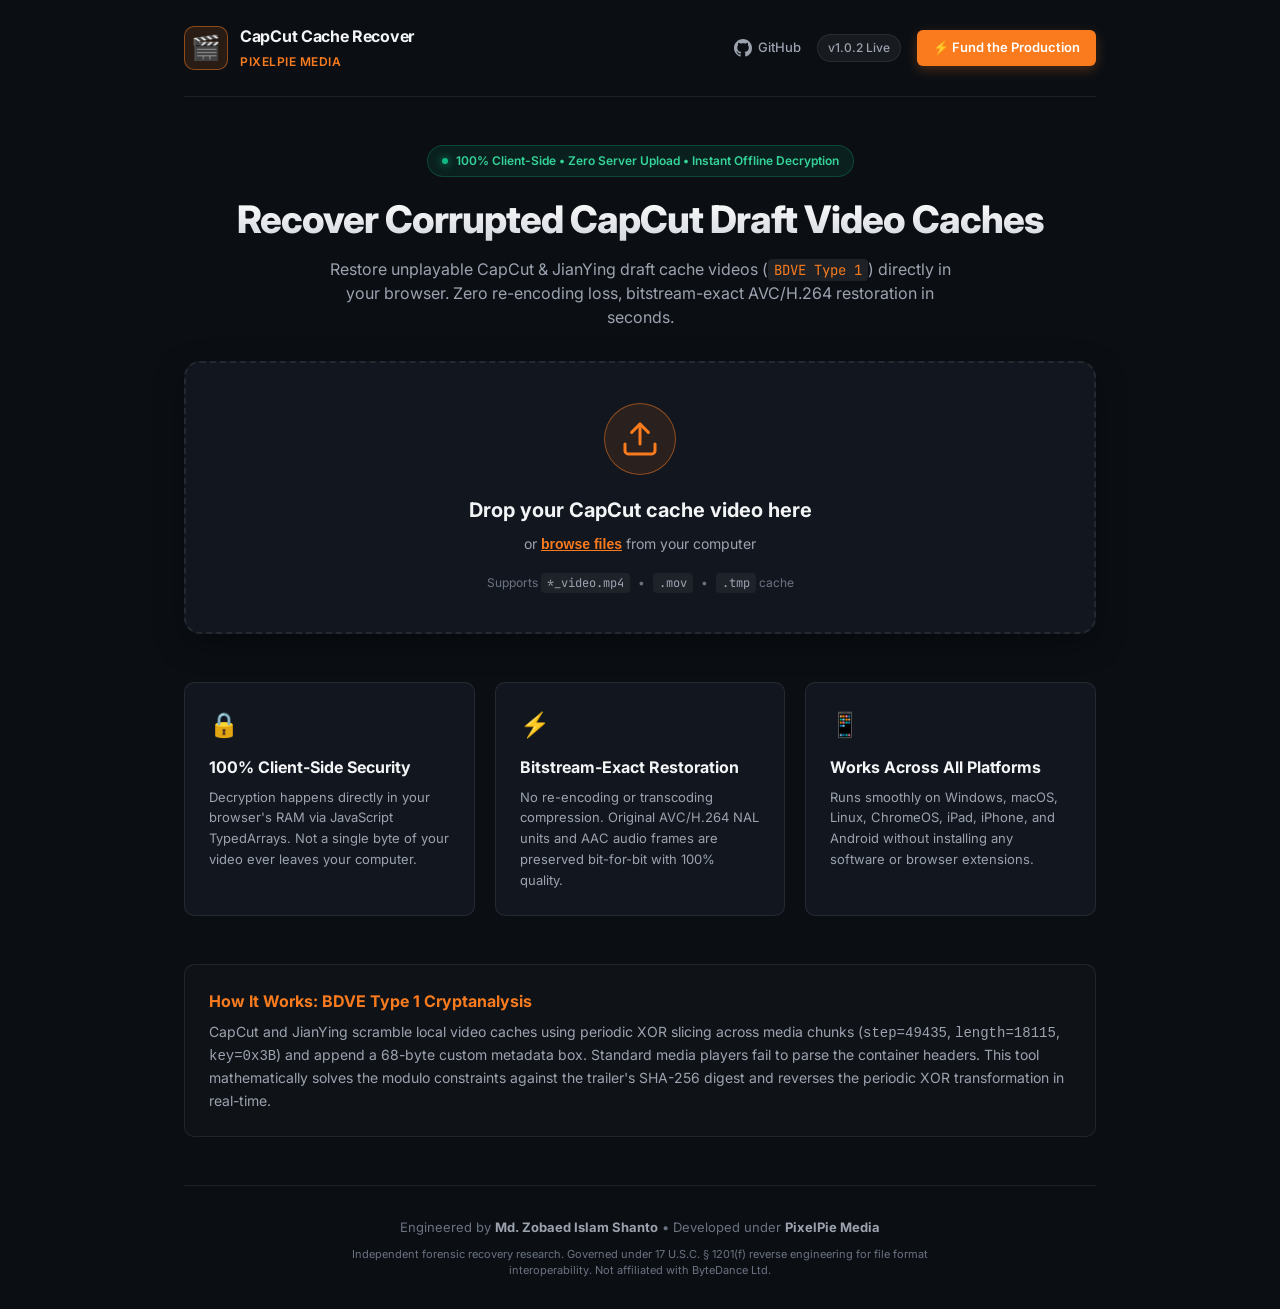
<file: docs/index.html>
<!DOCTYPE html>
<html lang="en">
<head>
  <meta charset="UTF-8">
  <meta name="viewport" content="width=device-width, initial-scale=1.0">
  <title>CapCut Cache Recover — In-Browser Forensic Stream Salvager</title>
  <meta name="description" content="100% local, client-side in-browser recovery tool for corrupted CapCut & JianYing draft cache videos (BDVE Type 1). Zero re-encoding loss. Zero server uploads.">
  <meta name="theme-color" content="#0B0F14">
  <link rel="icon" type="image/png" href="assets/logo.png">
  <link rel="stylesheet" href="style.css">
  <link rel="preconnect" href="https://fonts.googleapis.com">
  <link rel="preconnect" href="https://fonts.gstatic.com" crossorigin>
  <link href="https://fonts.googleapis.com/css2?family=Inter:wght@400;500;600;700&family=JetBrains+Mono:wght@400;500&display=swap" rel="stylesheet">
</head>
<body>
  <div class="app-container">
    <!-- Navigation Bar -->
    <header class="navbar">
      <div class="nav-brand">
        <div class="logo-badge">🎬</div>
        <div class="brand-text">
          <span class="brand-title">CapCut Cache Recover</span>
          <span class="brand-sub">PixelPie Media</span>
        </div>
      </div>
      <div class="nav-links">
        <a href="https://github.com/pikadexofc/export-capcut-pro-video-free" target="_blank" rel="noopener" class="nav-link">
          <svg width="18" height="18" viewBox="0 0 24 24" fill="currentColor"><path d="M12 0C5.37 0 0 5.37 0 12c0 5.31 3.435 9.795 8.205 11.385.6.105.825-.255.825-.57 0-.285-.015-1.23-.015-2.235-3.015.555-3.795-.735-4.035-1.41-.135-.345-.72-1.41-1.23-1.695-.42-.225-1.02-.78-.015-.795.945-.015 1.62.87 1.845 1.23 1.08 1.815 2.805 1.305 3.495.99.105-.78.42-1.305.765-1.605-2.67-.3-5.46-1.335-5.46-5.925 0-1.305.465-2.385 1.23-3.225-.12-.3-.54-1.53.12-3.18 0 0 1.005-.315 3.3 1.23.96-.27 1.98-.405 3-.405s2.04.135 3 .405c2.295-1.56 3.3-1.23 3.3-1.23.66 1.65.24 2.88.12 3.18.765.84 1.23 1.905 1.23 3.225 0 4.605-2.805 5.625-5.475 5.925.435.375.81 1.095.81 2.22 0 1.605-.015 2.895-.015 3.3 0 .315.225.69.825.57A12.02 12.02 0 0024 12c0-6.63-5.37-12-12-12z"/></svg>
          GitHub
        </a>
        <a href="https://github.com/pikadexofc/export-capcut-pro-video-free/releases" target="_blank" rel="noopener" class="nav-link badge-release">
          v1.0.2 Live
        </a>
        <a href="https://mdzobaedislamshanto.supportkori.shop/" target="_blank" rel="noopener" class="btn-support">
          ⚡ Fund the Production
        </a>
      </div>
    </header>

    <!-- Hero Content -->
    <main class="main-content">
      <div class="hero-section">
        <div class="pill-badge">
          <span class="pulse-dot"></span> 100% Client-Side • Zero Server Upload • Instant Offline Decryption
        </div>
        <h1 class="hero-title">Recover Corrupted CapCut Draft Video Caches</h1>
        <p class="hero-desc">
          Restore unplayable CapCut & JianYing draft cache videos (<code>BDVE Type 1</code>) directly in your browser. 
          Zero re-encoding loss, bitstream-exact AVC/H.264 restoration in seconds.
        </p>
      </div>

      <!-- Drag & Drop Card -->
      <div class="recovery-card" id="dropZone">
        <input type="file" id="fileInput" accept=".mp4,.mov,.tmp,.cache" style="display:none;">
        
        <div class="drop-state" id="emptyState">
          <div class="icon-orb">
            <svg width="40" height="40" viewBox="0 0 24 24" fill="none" stroke="currentColor" stroke-width="1.8" stroke-linecap="round" stroke-linejoin="round">
              <path d="M21 15v4a2 2 0 0 1-2 2H5a2 2 0 0 1-2-2v-4"/>
              <polyline points="17 8 12 3 7 8"/>
              <line x1="12" y1="3" x2="12" y2="15"/>
            </svg>
          </div>
          <h3 class="drop-title">Drop your CapCut cache video here</h3>
          <p class="drop-subtitle">or <button type="button" class="btn-browse" id="btnBrowse">browse files</button> from your computer</p>
          <div class="drop-hints">
            <span>Supports <code>*_video.mp4</code></span>
            <span>•</span>
            <span><code>.mov</code></span>
            <span>•</span>
            <span><code>.tmp</code> cache</span>
          </div>
        </div>

        <!-- Selected File State -->
        <div class="selected-state" id="selectedState" style="display: none;">
          <div class="file-info-row">
            <div class="file-icon">📼</div>
            <div class="file-meta">
              <div class="file-name" id="fileName">example_video.mp4</div>
              <div class="file-size" id="fileSize">0 MB</div>
            </div>
            <button type="button" class="btn-reset" id="btnReset" title="Change file">✕</button>
          </div>

          <!-- Action Buttons -->
          <div class="action-row">
            <button type="button" class="btn-primary" id="btnStartRecover">
              <svg width="18" height="18" viewBox="0 0 24 24" fill="none" stroke="currentColor" stroke-width="2" stroke-linecap="round" stroke-linejoin="round">
                <polygon points="13 2 3 14 12 14 11 22 21 10 12 10 13 2"/>
              </svg>
              Recover Video Stream
            </button>
          </div>

          <!-- Progress Bar -->
          <div class="progress-container" id="progressContainer" style="display: none;">
            <div class="progress-bar-bg">
              <div class="progress-bar-fill" id="progressBar"></div>
            </div>
            <div class="progress-status-row">
              <span id="progressText">Inverting periodic XOR bitstream...</span>
              <span id="progressPercent">0%</span>
            </div>
          </div>

          <!-- Terminal Output -->
          <div class="terminal-box" id="terminalBox">
            <div class="terminal-header">
              <span class="term-dot dot-red"></span>
              <span class="term-dot dot-yellow"></span>
              <span class="term-dot dot-green"></span>
              <span class="term-title">BDVE Cryptanalysis Console</span>
            </div>
            <div class="terminal-body" id="termLogs">
              <div class="log-line text-muted">Ready to analyze media stream...</div>
            </div>
          </div>

          <!-- Result Box -->
          <div class="result-box" id="resultBox" style="display: none;">
            <div class="success-header">
              <span class="check-icon">✓</span>
              <div>
                <h4>Stream Recovered Successfully!</h4>
                <p>Clean ISO Base Media container restored with zero generational quality loss.</p>
              </div>
            </div>
            
            <video id="videoPreview" class="video-preview" controls playsinline></video>

            <div class="download-row">
              <a id="btnDownload" class="btn-download" download="recovered_video.mp4">
                <svg width="18" height="18" viewBox="0 0 24 24" fill="none" stroke="currentColor" stroke-width="2" stroke-linecap="round" stroke-linejoin="round">
                  <path d="M21 15v4a2 2 0 0 1-2 2H5a2 2 0 0 1-2-2v-4"/>
                  <polyline points="7 10 12 15 17 10"/>
                  <line x1="12" y1="15" x2="12" y2="3"/>
                </svg>
                Download Clean MP4
              </a>
            </div>
          </div>
        </div>
      </div>

      <!-- Feature Grid -->
      <section class="features-grid">
        <div class="feature-card">
          <div class="feat-icon">🔒</div>
          <h3>100% Client-Side Security</h3>
          <p>Decryption happens directly in your browser's RAM via JavaScript TypedArrays. Not a single byte of your video ever leaves your computer.</p>
        </div>
        <div class="feature-card">
          <div class="feat-icon">⚡</div>
          <h3>Bitstream-Exact Restoration</h3>
          <p>No re-encoding or transcoding compression. Original AVC/H.264 NAL units and AAC audio frames are preserved bit-for-bit with 100% quality.</p>
        </div>
        <div class="feature-card">
          <div class="feat-icon">📱</div>
          <h3>Works Across All Platforms</h3>
          <p>Runs smoothly on Windows, macOS, Linux, ChromeOS, iPad, iPhone, and Android without installing any software or browser extensions.</p>
        </div>
      </section>

      <!-- Technical Overview -->
      <section class="tech-section">
        <h3>How It Works: BDVE Type 1 Cryptanalysis</h3>
        <p>
          CapCut and JianYing scramble local video caches using periodic XOR slicing across media chunks (<code>step=49435</code>, <code>length=18115</code>, <code>key=0x3B</code>) and append a 68-byte custom metadata box. Standard media players fail to parse the container headers. 
          This tool mathematically solves the modulo constraints against the trailer's SHA-256 digest and reverses the periodic XOR transformation in real-time.
        </p>
      </section>
    </main>

    <!-- Footer -->
    <footer class="footer">
      <div class="footer-content">
        <p>
          Engineered by <strong>Md. Zobaed Islam Shanto</strong> • Developed under <strong>PixelPie Media</strong>
        </p>
        <p class="legal-text">
          Independent forensic recovery research. Governed under 17 U.S.C. § 1201(f) reverse engineering for file format interoperability. Not affiliated with ByteDance Ltd.
        </p>
      </div>
    </footer>
  </div>

  <script src="app.js"></script>
</body>
</html>
</file>
<file: docs/style.css>
:root {
  --bg-main: #0B0F14;
  --bg-card: #12171F;
  --bg-card-hover: #171E28;
  --bg-terminal: #070A0E;
  --border-color: rgba(255, 255, 255, 0.08);
  --border-active: rgba(250, 123, 30, 0.5);
  
  --primary: #FA7B1E;
  --primary-hover: #E4680E;
  --primary-glow: rgba(250, 123, 30, 0.25);
  
  --success: #10B981;
  --success-glow: rgba(16, 185, 129, 0.2);
  
  --text-main: #F3F4F6;
  --text-muted: #9CA3AF;
  --text-dim: #6B7280;
  
  --radius-lg: 16px;
  --radius-md: 10px;
  --radius-sm: 6px;
  --transition: all 0.2s cubic-bezier(0.16, 1, 0.3, 1);
}

* {
  box-sizing: border-box;
  margin: 0;
  padding: 0;
}

body {
  background-color: var(--bg-main);
  color: var(--text-main);
  font-family: 'Inter', -apple-system, BlinkMacSystemFont, 'Segoe UI', Roboto, sans-serif;
  line-height: 1.5;
  min-height: 100vh;
  -webkit-font-smoothing: antialiased;
}

.app-container {
  max-width: 960px;
  margin: 0 auto;
  padding: 0 24px;
  display: flex;
  flex-direction: column;
  min-height: 100vh;
}

/* Navbar */
.navbar {
  display: flex;
  align-items: center;
  justify-content: space-between;
  padding: 24px 0;
  border-bottom: 1px solid var(--border-color);
}

.nav-brand {
  display: flex;
  align-items: center;
  gap: 12px;
}

.logo-badge {
  font-size: 24px;
  background: rgba(250, 123, 30, 0.12);
  border: 1px solid var(--border-active);
  width: 44px;
  height: 44px;
  display: flex;
  align-items: center;
  justify-content: center;
  border-radius: var(--radius-md);
}

.brand-title {
  font-size: 16px;
  font-weight: 700;
  display: block;
  letter-spacing: -0.3px;
}

.brand-sub {
  font-size: 12px;
  color: var(--primary);
  font-weight: 600;
  text-transform: uppercase;
  letter-spacing: 0.5px;
}

.nav-links {
  display: flex;
  align-items: center;
  gap: 16px;
}

.nav-link {
  color: var(--text-muted);
  text-decoration: none;
  font-size: 13px;
  font-weight: 500;
  display: flex;
  align-items: center;
  gap: 6px;
  transition: var(--transition);
}

.nav-link:hover {
  color: var(--text-main);
}

.badge-release {
  background: rgba(255, 255, 255, 0.05);
  padding: 4px 10px;
  border-radius: 20px;
  border: 1px solid var(--border-color);
  font-size: 12px;
}

.btn-support {
  background: var(--primary);
  color: white;
  text-decoration: none;
  font-size: 13px;
  font-weight: 600;
  padding: 8px 16px;
  border-radius: var(--radius-sm);
  transition: var(--transition);
  box-shadow: 0 4px 12px var(--primary-glow);
}

.btn-support:hover {
  background: var(--primary-hover);
  transform: translateY(-1px);
}

/* Hero */
.hero-section {
  text-align: center;
  padding: 48px 0 32px;
}

.pill-badge {
  display: inline-flex;
  align-items: center;
  gap: 8px;
  background: rgba(16, 185, 129, 0.1);
  border: 1px solid rgba(16, 185, 129, 0.25);
  color: #34D399;
  font-size: 12px;
  font-weight: 600;
  padding: 6px 14px;
  border-radius: 20px;
  margin-bottom: 20px;
}

.pulse-dot {
  width: 6px;
  height: 6px;
  background: #10B981;
  border-radius: 50%;
  box-shadow: 0 0 8px #10B981;
}

.hero-title {
  font-size: 38px;
  font-weight: 800;
  letter-spacing: -1px;
  line-height: 1.2;
  margin-bottom: 14px;
  background: linear-gradient(180deg, #FFFFFF 0%, #D1D5DB 100%);
  -webkit-background-clip: text;
  -webkit-text-fill-color: transparent;
}

.hero-desc {
  font-size: 16px;
  color: var(--text-muted);
  max-width: 640px;
  margin: 0 auto;
}

.hero-desc code {
  background: rgba(255, 255, 255, 0.08);
  padding: 2px 6px;
  border-radius: 4px;
  color: var(--primary);
  font-family: 'JetBrains Mono', monospace;
  font-size: 14px;
}

/* Recovery Card (Drag & Drop Zone) */
.recovery-card {
  background: var(--bg-card);
  border: 2px dashed var(--border-color);
  border-radius: var(--radius-lg);
  padding: 40px;
  text-align: center;
  transition: var(--transition);
  position: relative;
  overflow: hidden;
  box-shadow: 0 10px 30px rgba(0, 0, 0, 0.4);
}

.recovery-card.drag-over {
  border-color: var(--primary);
  background: var(--bg-card-hover);
  box-shadow: 0 0 30px var(--primary-glow);
}

.icon-orb {
  width: 72px;
  height: 72px;
  background: rgba(250, 123, 30, 0.1);
  border: 1px solid var(--border-active);
  color: var(--primary);
  border-radius: 50%;
  display: flex;
  align-items: center;
  justify-content: center;
  margin: 0 auto 20px;
}

.drop-title {
  font-size: 20px;
  font-weight: 700;
  margin-bottom: 8px;
}

.drop-subtitle {
  color: var(--text-muted);
  font-size: 14px;
  margin-bottom: 20px;
}

.btn-browse {
  background: none;
  border: none;
  color: var(--primary);
  font-weight: 600;
  cursor: pointer;
  text-decoration: underline;
  font-size: 14px;
}

.drop-hints {
  display: flex;
  align-items: center;
  justify-content: center;
  gap: 8px;
  font-size: 12px;
  color: var(--text-dim);
}

.drop-hints code {
  background: rgba(255, 255, 255, 0.05);
  padding: 2px 6px;
  border-radius: 4px;
  color: var(--text-muted);
  font-family: 'JetBrains Mono', monospace;
}

/* Selected State */
.file-info-row {
  display: flex;
  align-items: center;
  gap: 16px;
  background: rgba(255, 255, 255, 0.03);
  border: 1px solid var(--border-color);
  padding: 16px;
  border-radius: var(--radius-md);
  margin-bottom: 24px;
  text-align: left;
}

.file-icon {
  font-size: 28px;
}

.file-meta {
  flex: 1;
  overflow: hidden;
}

.file-name {
  font-weight: 600;
  font-size: 15px;
  white-space: nowrap;
  overflow: hidden;
  text-overflow: ellipsis;
}

.file-size {
  color: var(--text-muted);
  font-size: 13px;
  font-family: 'JetBrains Mono', monospace;
}

.btn-reset {
  background: none;
  border: none;
  color: var(--text-dim);
  font-size: 18px;
  cursor: pointer;
  padding: 6px;
  border-radius: 4px;
  transition: var(--transition);
}

.btn-reset:hover {
  color: #EF4444;
}

.action-row {
  margin-bottom: 24px;
}

.btn-primary {
  background: var(--primary);
  color: white;
  border: none;
  font-size: 15px;
  font-weight: 700;
  padding: 14px 28px;
  border-radius: var(--radius-sm);
  cursor: pointer;
  display: inline-flex;
  align-items: center;
  gap: 10px;
  transition: var(--transition);
  box-shadow: 0 4px 16px var(--primary-glow);
}

.btn-primary:hover:not(:disabled) {
  background: var(--primary-hover);
  transform: translateY(-2px);
  box-shadow: 0 6px 20px var(--primary-glow);
}

.btn-primary:disabled {
  opacity: 0.6;
  cursor: not-allowed;
}

/* Progress */
.progress-container {
  margin-bottom: 24px;
}

.progress-bar-bg {
  width: 100%;
  height: 8px;
  background: rgba(255, 255, 255, 0.06);
  border-radius: 4px;
  overflow: hidden;
  margin-bottom: 8px;
}

.progress-bar-fill {
  width: 0%;
  height: 100%;
  background: linear-gradient(90deg, var(--primary) 0%, #10B981 100%);
  border-radius: 4px;
  transition: width 0.1s linear;
}

.progress-status-row {
  display: flex;
  justify-content: space-between;
  font-size: 12px;
  color: var(--text-muted);
  font-family: 'JetBrains Mono', monospace;
}

/* Terminal Console */
.terminal-box {
  background: var(--bg-terminal);
  border: 1px solid var(--border-color);
  border-radius: var(--radius-md);
  text-align: left;
  overflow: hidden;
  margin-bottom: 24px;
}

.terminal-header {
  background: rgba(255, 255, 255, 0.02);
  border-bottom: 1px solid var(--border-color);
  padding: 8px 12px;
  display: flex;
  align-items: center;
  gap: 6px;
}

.term-dot {
  width: 10px;
  height: 10px;
  border-radius: 50%;
}
.dot-red { background: #EF4444; }
.dot-yellow { background: #F59E0B; }
.dot-green { background: #10B981; }

.term-title {
  font-size: 11px;
  font-family: 'JetBrains Mono', monospace;
  color: var(--text-dim);
  margin-left: 6px;
}

.terminal-body {
  padding: 12px 16px;
  font-family: 'JetBrains Mono', monospace;
  font-size: 12px;
  max-height: 140px;
  overflow-y: auto;
  display: flex;
  flex-direction: column;
  gap: 4px;
}

.log-line {
  color: #E5E7EB;
}
.log-line.text-muted { color: var(--text-dim); }
.log-line.text-green { color: #34D399; }
.log-line.text-orange { color: #FB923C; }
.log-line.text-red { color: #F87171; }

/* Result Box */
.result-box {
  background: rgba(16, 185, 129, 0.05);
  border: 1px solid rgba(16, 185, 129, 0.3);
  border-radius: var(--radius-md);
  padding: 24px;
  text-align: left;
}

.success-header {
  display: flex;
  align-items: center;
  gap: 14px;
  margin-bottom: 18px;
}

.check-icon {
  width: 36px;
  height: 36px;
  background: #10B981;
  color: white;
  border-radius: 50%;
  display: flex;
  align-items: center;
  justify-content: center;
  font-weight: bold;
  font-size: 18px;
}

.success-header h4 {
  font-size: 16px;
  font-weight: 700;
  color: #34D399;
}

.success-header p {
  font-size: 13px;
  color: var(--text-muted);
}

.video-preview {
  width: 100%;
  max-height: 360px;
  border-radius: var(--radius-sm);
  background: black;
  margin-bottom: 18px;
}

.btn-download {
  background: #10B981;
  color: white;
  text-decoration: none;
  font-size: 14px;
  font-weight: 700;
  padding: 12px 24px;
  border-radius: var(--radius-sm);
  display: inline-flex;
  align-items: center;
  gap: 8px;
  transition: var(--transition);
  box-shadow: 0 4px 14px var(--success-glow);
}

.btn-download:hover {
  background: #059669;
  transform: translateY(-2px);
}

/* Feature Grid */
.features-grid {
  display: grid;
  grid-template-columns: repeat(auto-fit, minmax(260px, 1fr));
  gap: 20px;
  margin: 48px 0;
}

.feature-card {
  background: var(--bg-card);
  border: 1px solid var(--border-color);
  border-radius: var(--radius-md);
  padding: 24px;
  transition: var(--transition);
}

.feature-card:hover {
  border-color: rgba(255, 255, 255, 0.15);
  transform: translateY(-2px);
}

.feat-icon {
  font-size: 24px;
  margin-bottom: 12px;
}

.feature-card h3 {
  font-size: 16px;
  font-weight: 700;
  margin-bottom: 8px;
}

.feature-card p {
  font-size: 13px;
  color: var(--text-muted);
  line-height: 1.6;
}

/* Tech Explainer */
.tech-section {
  background: rgba(255, 255, 255, 0.02);
  border: 1px solid var(--border-color);
  border-radius: var(--radius-md);
  padding: 24px;
  margin-bottom: 48px;
}

.tech-section h3 {
  font-size: 16px;
  font-weight: 700;
  margin-bottom: 8px;
  color: var(--primary);
}

.tech-section p {
  font-size: 14px;
  color: var(--text-muted);
  line-height: 1.6;
}

/* Footer */
.footer {
  margin-top: auto;
  padding: 32px 0;
  border-top: 1px solid var(--border-color);
  text-align: center;
  font-size: 13px;
  color: var(--text-dim);
}

.footer strong {
  color: var(--text-muted);
}

.legal-text {
  font-size: 11px;
  color: var(--text-dim);
  margin-top: 8px;
  max-width: 600px;
  margin-left: auto;
  margin-right: auto;
}

/* Responsive */
@media (max-width: 640px) {
  .hero-title {
    font-size: 28px;
  }
  .recovery-card {
    padding: 24px 16px;
  }
  .navbar {
    flex-direction: column;
    gap: 16px;
  }
}
</file>
